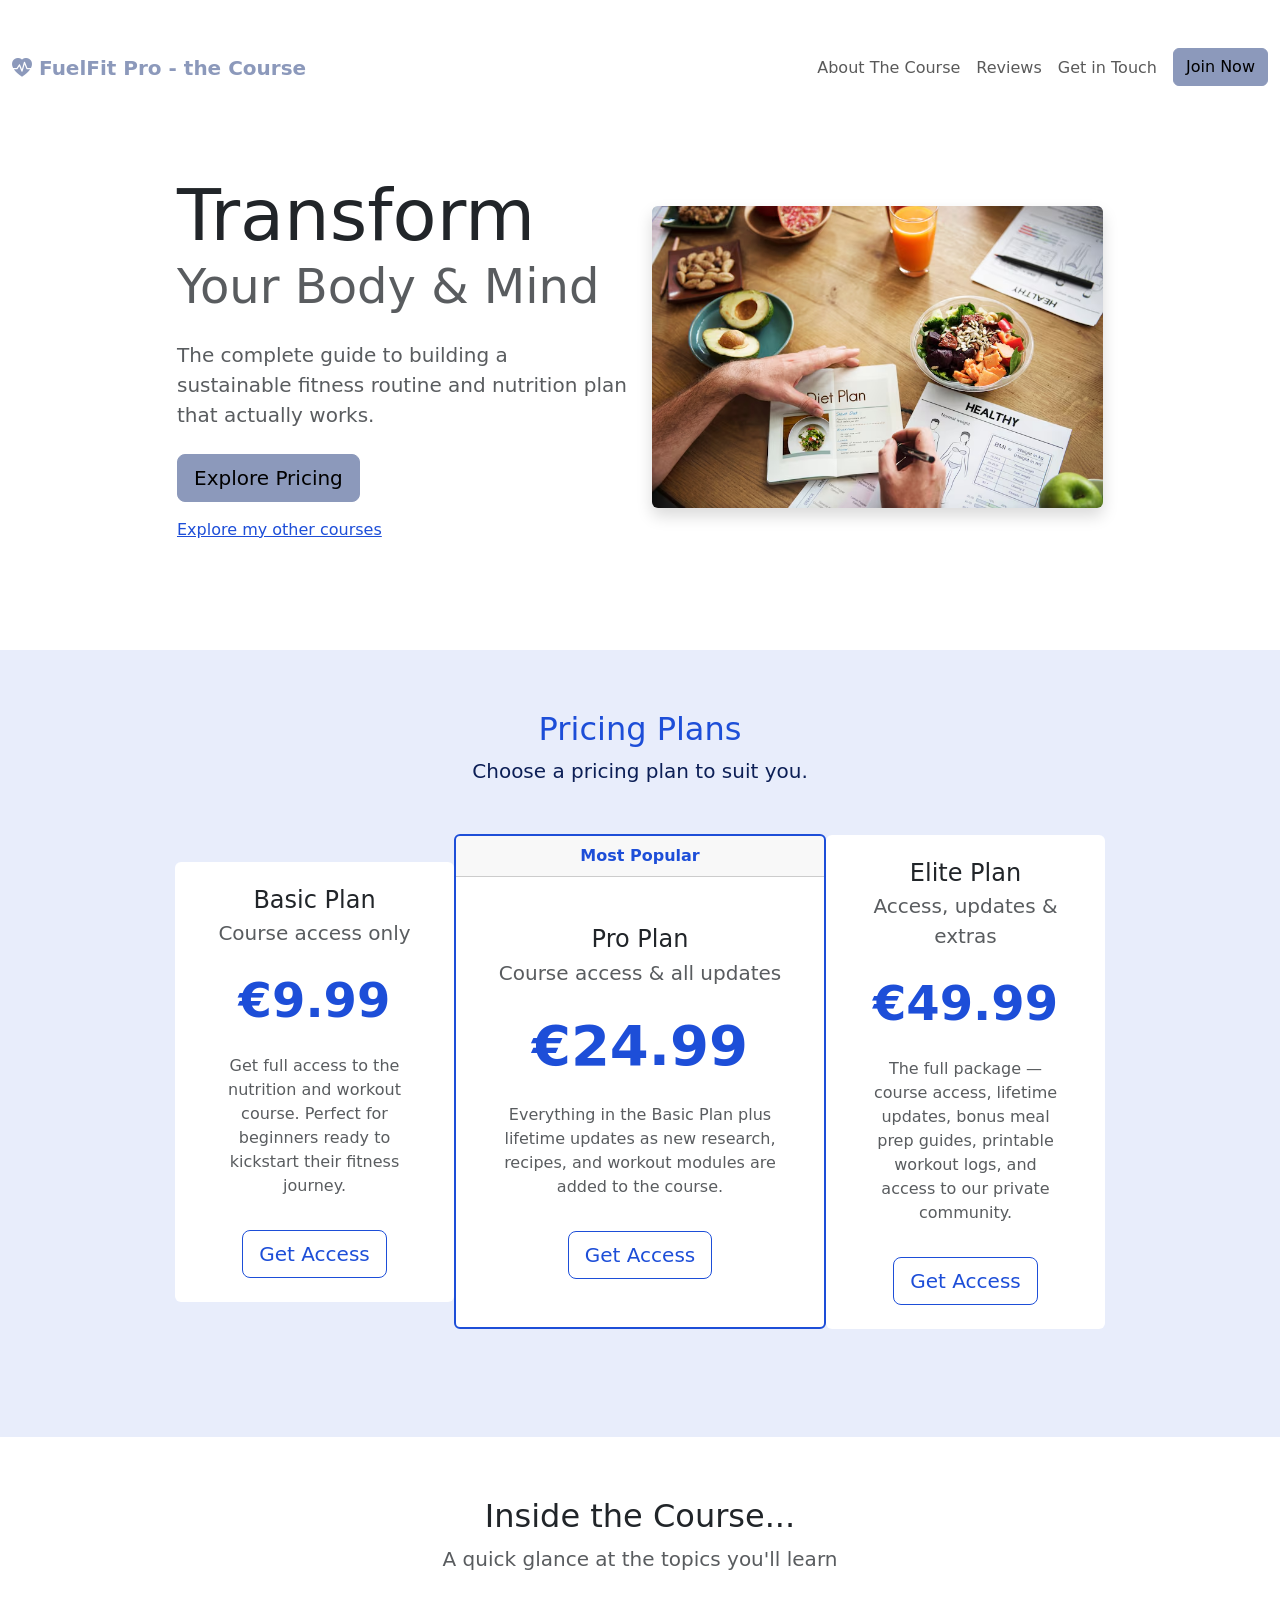
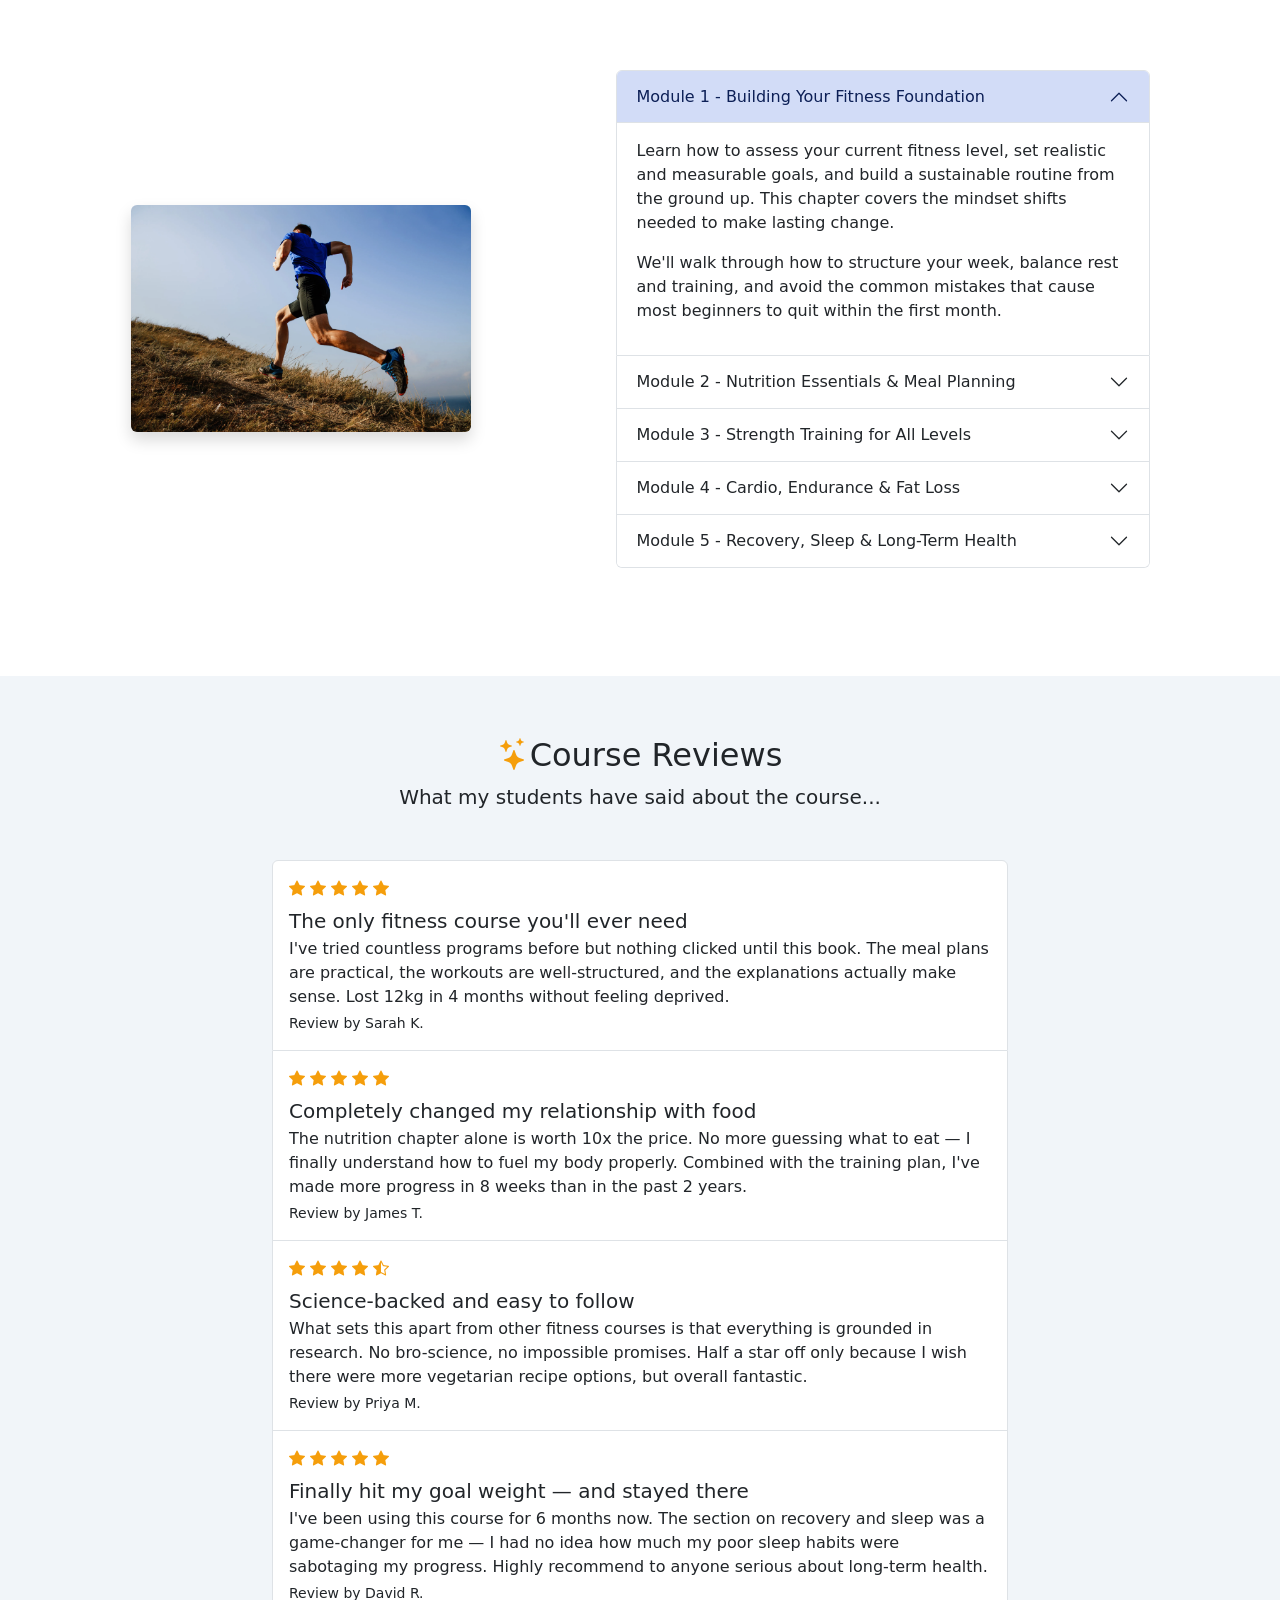
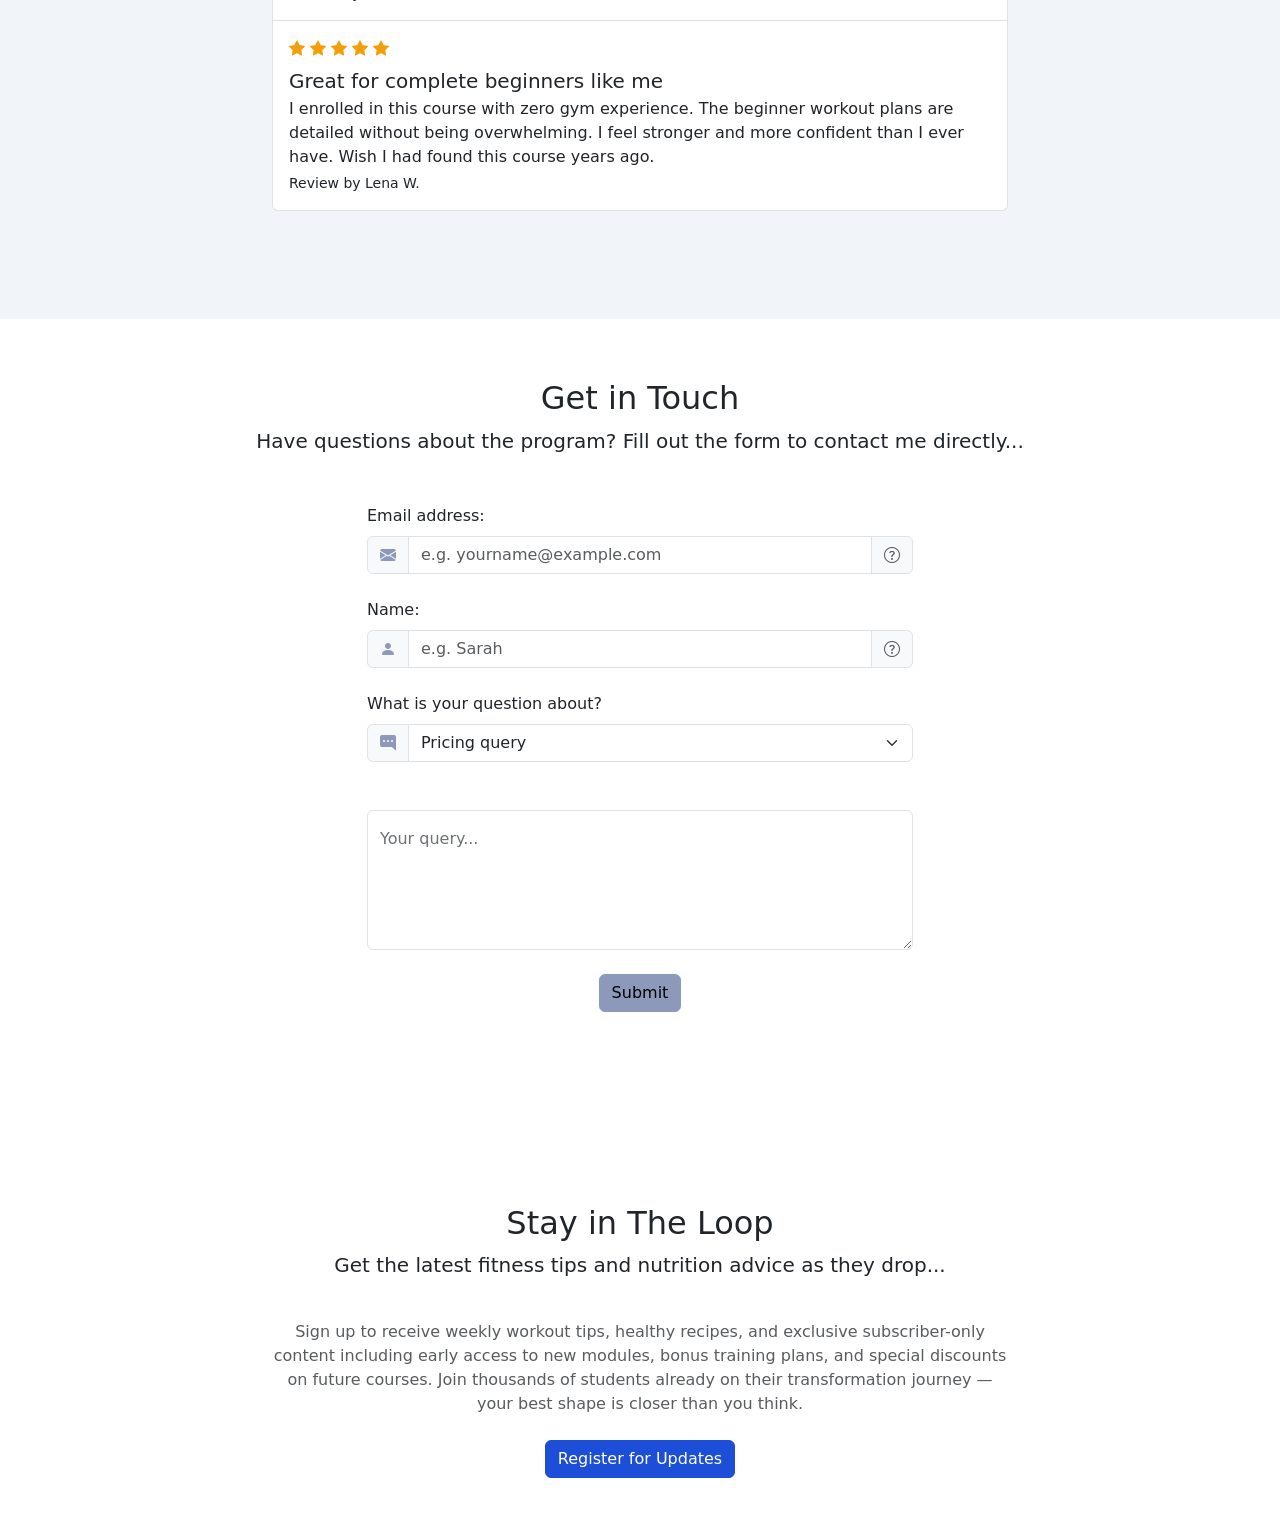
<file: index.html>
<html lang="en">
<head>
  <meta charset="UTF-8">
  <meta http-equiv="X-UA-Compatible" content="IE=edge">
  <meta name="viewport" content="width=device-width, initial-scale=1.0">
  <title>FuelFit Pro - the Course</title>
  <link rel="stylesheet" href="https://cdn.jsdelivr.net/npm/bootstrap-icons@1.5.0/font/bootstrap-icons.css">
  <link href="css/main.css" rel="stylesheet">
  <style>
    section{
      padding: 60px 0;
    }
  </style>
</head>
<body>

  <nav class="navbar navbar-expand-md navbar-light pt-5 pb-4">
    <div class="container-xxl">
      <a class="navbar-brand" href="#intro">
        <span class="text-secondary fw-bold">
          <i class="bi bi-heart-pulse-fill"></i>
          FuelFit Pro - the Course
        </span>
      </a>
      <button class="navbar-toggler" type="button" data-bs-toggle="collapse" data-bs-target="#main-nav" aria-controls="main-nav" aria-expanded="false" aria-label="Toggle navigation">
        <span class="navbar-toggler-icon"></span>
      </button>

      <div class="collapse navbar-collapse justify-content-end align-center" id="main-nav">
        <ul class="navbar-nav">
          <li class="nav-item">
            <a class="nav-link" href="#topics">About The Course</a>
          </li>
          <li class="nav-item">
            <a class="nav-link" href="#reviews">Reviews</a>
          </li>
          <li class="nav-item">
            <a class="nav-link" href="#contact">Get in Touch</a>
          </li>
          <li class="nav-item d-md-none">
            <a class="nav-link" href="#pricing">Pricing</a>
          </li>
          <li class="nav-item ms-2 d-none d-md-inline">
            <a class="btn btn-secondary" href="#pricing">Join Now</a>
          </li>
          
        </ul>
      </div>
    </div>
  </nav>

  <section id="intro">
    <div class="container-lg">
      <div class="row g-4 justify-content-center align-items-center">
        <div class="col-md-5 text-center text-md-start">
          <h1>
            <div class="display-2">Transform</div>
            <div class="display-5 text-muted">Your Body & Mind</div>
          </h1>
          <p class="lead my-4 text-muted">The complete guide to building a sustainable fitness routine and nutrition plan that actually works.</p>
          <a href="#pricing" class="btn btn-secondary btn-lg">Explore Pricing</a>
          <a href="#sidebar" class="d-block mt-3" data-bs-toggle="offcanvas" role="button" aria-controls="sidebar">
            Explore my other courses
          </a>
        </div>
        <div class="col-md-5 text-center d-none d-md-block">
          <span class="tt" data-bs-placement="bottom" title="FuelFit Pro Course Dashboard">
            <img src="assets/ebook-cover.png" class="img-fluid rounded shadow" alt="course dashboard">
          </span>
        </div>
      </div>
    </div>
  </section>

  <section id="pricing" class="bg-primary bg-opacity-10 mt-5">
    <div class="container-lg">
      <div class="text-center">
        <h2 class="text-primary">Pricing Plans</h2>
        <p class="lead text-primary-emphasis">Choose a pricing plan to suit you.</p>
      </div>

      <div class="row my-5 g-0 align-items-center justify-content-center">
        <div class="col-8 col-lg-4 col-xl-3">
          <div class="card border-0">
            <div class="card-body text-center py-4">
              <h4 class="card-title">Basic Plan</h4>
              <p class="lead card-subtitle text-muted">Course access only</p>
              <p class="display-5 my-4 text-primary fw-bold">€9.99</p>
              <p class="card-text mx-4 text-muted d-none d-lg-block">Get full access to the nutrition and workout course. Perfect for beginners ready to kickstart their fitness journey.</p>
              <a href="#" class="btn btn-outline-primary btn-lg mt-3">
                Get Access
              </a>
            </div>
          </div>
        </div>

        <div class="col-9 col-lg-4">
          <div class="card border-primary border-2">
            <div class="card-header text-center text-primary fw-bold">Most Popular</div>
            <div class="card-body text-center py-5">
              <h4 class="card-title">Pro Plan</h4>
              <p class="lead card-subtitle text-muted">Course access & all updates</p>
              <p class="display-4 my-4 text-primary fw-bold">€24.99</p>
              <p class="card-text mx-4 text-muted d-none d-lg-block">Everything in the Basic Plan plus lifetime updates as new research, recipes, and workout modules are added to the course.</p>
              <a href="#" class="btn btn-outline-primary btn-lg mt-3">
                Get Access
              </a>
            </div>
          </div>
        </div>

        <div class="col-8 col-lg-4 col-xl-3">
          <div class="card border-0">
            <div class="card-body text-center py-4">
              <h4 class="card-title">Elite Plan</h4>
              <p class="lead card-subtitle text-muted">Access, updates & extras</p>
              <p class="display-5 my-4 text-primary fw-bold">€49.99</p>
              <p class="card-text mx-4 text-muted d-none d-lg-block">The full package — course access, lifetime updates, bonus meal prep guides, printable workout logs, and access to our private community.</p>
              <a href="#" class="btn btn-outline-primary btn-lg mt-3">
                Get Access
              </a>
            </div>
          </div>
        </div>
      </div>

    </div></section>

  <section id="topics">
    <div class="container-md">
      <div class="text-center">
        <h2>Inside the Course...</h2>
        <p class="lead text-muted">A quick glance at the topics you'll learn</p>
      </div>
      <div class="row my-5 g-5 justify-content-around align-items-center">
        <div class="col-6 col-lg-4">
          <img src="assets/kindle.png" class="img-fluid rounded shadow" alt="course platform">
        </div>
        <div class="col-lg-6">
          
          <div class="accordion" id="chapters">
            
            <div class="accordion-item">
              <h2 class="accordion-header" id="heading-1">
                <button class="accordion-button" type="button" data-bs-toggle="collapse" data-bs-target="#chapter-1" aria-expanded="true" aria-controls="chapter-1">
                  Module 1 - Building Your Fitness Foundation
                </button>
              </h2>
              <div id="chapter-1" class="accordion-collapse collapse show" aria-labelledby="heading-1" data-bs-parent="#chapters">
                <div class="accordion-body">
                  <p>Learn how to assess your current fitness level, set realistic and measurable goals, and build a sustainable routine from the ground up. This chapter covers the mindset shifts needed to make lasting change.</p>
                  <p>We'll walk through how to structure your week, balance rest and training, and avoid the common mistakes that cause most beginners to quit within the first month.</p>
                </div>
              </div>
            </div>

            <div class="accordion-item">
              <h2 class="accordion-header" id="heading-2">
                <button class="accordion-button collapsed" type="button" data-bs-toggle="collapse" data-bs-target="#chapter-2" aria-expanded="false" aria-controls="chapter-2">
                  Module 2 - Nutrition Essentials & Meal Planning
                </button>
              </h2>
              <div id="chapter-2" class="accordion-collapse collapse" aria-labelledby="heading-2" data-bs-parent="#chapters">
                <div class="accordion-body">
                  <p>Dive deep into macronutrients, understanding caloric needs, and mastering the art of efficient meal prepping without sacrificing flavor or sanity.</p>
                </div>
              </div>
            </div>

            <div class="accordion-item">
              <h2 class="accordion-header" id="heading-3">
                <button class="accordion-button collapsed" type="button" data-bs-toggle="collapse" data-bs-target="#chapter-3" aria-expanded="false" aria-controls="chapter-3">
                  Module 3 - Strength Training for All Levels
                </button>
              </h2>
              <div id="chapter-3" class="accordion-collapse collapse" aria-labelledby="heading-3" data-bs-parent="#chapters">
                <div class="accordion-body">
                  <p>Master the fundamental movement patterns. From bodyweight progressions to heavy lifting safely, learn proper form and how to apply progressive overload.</p>
                </div>
              </div>
            </div>

            <div class="accordion-item">
              <h2 class="accordion-header" id="heading-4">
                <button class="accordion-button collapsed" type="button" data-bs-toggle="collapse" data-bs-target="#chapter-4" aria-expanded="false" aria-controls="chapter-4">
                  Module 4 - Cardio, Endurance & Fat Loss
                </button>
              </h2>
              <div id="chapter-4" class="accordion-collapse collapse" aria-labelledby="heading-4" data-bs-parent="#chapters">
                <div class="accordion-body">
                  <p>Deconstruct aerobic and anaerobic energy systems. Learn how to optimize your cardio sessions specifically targeted for healthy, long-term fat loss.</p>
                </div>
              </div>
            </div>

            <div class="accordion-item">
              <h2 class="accordion-header" id="heading-5">
                <button class="accordion-button collapsed" type="button" data-bs-toggle="collapse" data-bs-target="#chapter-5" aria-expanded="false" aria-controls="chapter-5">
                  Module 5 - Recovery, Sleep & Long-Term Health
                </button>
              </h2>
              <div id="chapter-5" class="accordion-collapse collapse" aria-labelledby="heading-5" data-bs-parent="#chapters">
                <div class="accordion-body">
                  <p>Explore the deep science of recovery, active stretching protocols, improving sleep architecture, and preventing the mental plateaus that stop progress.</p>
                </div>
              </div>
            </div>

          </div>

        </div>
      </div>
    </div>
  </section>

  <section id="reviews" class="bg-altlight">
    <div class="container-lg">
      <div class="text-center">
        <h2><i class="bi bi-stars text-altdark"></i>Course Reviews</h2>
        <p class="lead">What my students have said about the course...</p>
      </div>

      <div class="row justify-content-center my-5">
        <div class="col-lg-8">
          <div class="list-group">
            
            <div class="list-group-item py-3">
              <div class="pb-2">
                <i class="bi bi-star-fill text-altdark"></i>
                <i class="bi bi-star-fill text-altdark"></i>
                <i class="bi bi-star-fill text-altdark"></i>
                <i class="bi bi-star-fill text-altdark"></i>
                <i class="bi bi-star-fill text-altdark"></i>
              </div>
              <h5 class="mb-1">The only fitness course you'll ever need</h5>
              <p class="mb-1">I've tried countless programs before but nothing clicked until this book. The meal plans are practical, the workouts are well-structured, and the explanations actually make sense. Lost 12kg in 4 months without feeling deprived.</p>
              <small>Review by Sarah K.</small>
            </div>

            <div class="list-group-item py-3">
              <div class="pb-2">
                <i class="bi bi-star-fill text-altdark"></i>
                <i class="bi bi-star-fill text-altdark"></i>
                <i class="bi bi-star-fill text-altdark"></i>
                <i class="bi bi-star-fill text-altdark"></i>
                <i class="bi bi-star-fill text-altdark"></i>
              </div>
              <h5 class="mb-1">Completely changed my relationship with food</h5>
              <p class="mb-1">The nutrition chapter alone is worth 10x the price. No more guessing what to eat — I finally understand how to fuel my body properly. Combined with the training plan, I've made more progress in 8 weeks than in the past 2 years.</p>
              <small>Review by James T.</small>
            </div>

            <div class="list-group-item py-3">
              <div class="pb-2">
                <i class="bi bi-star-fill text-altdark"></i>
                <i class="bi bi-star-fill text-altdark"></i>
                <i class="bi bi-star-fill text-altdark"></i>
                <i class="bi bi-star-fill text-altdark"></i>
                <i class="bi bi-star-half text-altdark"></i>
              </div>
              <h5 class="mb-1">Science-backed and easy to follow</h5>
              <p class="mb-1">What sets this apart from other fitness courses is that everything is grounded in research. No bro-science, no impossible promises. Half a star off only because I wish there were more vegetarian recipe options, but overall fantastic.</p>
              <small>Review by Priya M.</small>
            </div>

            <div class="list-group-item py-3">
              <div class="pb-2">
                <i class="bi bi-star-fill text-altdark"></i>
                <i class="bi bi-star-fill text-altdark"></i>
                <i class="bi bi-star-fill text-altdark"></i>
                <i class="bi bi-star-fill text-altdark"></i>
                <i class="bi bi-star-fill text-altdark"></i>
              </div>
              <h5 class="mb-1">Finally hit my goal weight — and stayed there</h5>
              <p class="mb-1">I've been using this course for 6 months now. The section on recovery and sleep was a game-changer for me — I had no idea how much my poor sleep habits were sabotaging my progress. Highly recommend to anyone serious about long-term health.</p>
              <small>Review by David R.</small>
            </div>

            <div class="list-group-item py-3">
              <div class="pb-2">
                <i class="bi bi-star-fill text-altdark"></i>
                <i class="bi bi-star-fill text-altdark"></i>
                <i class="bi bi-star-fill text-altdark"></i>
                <i class="bi bi-star-fill text-altdark"></i>
                <i class="bi bi-star-fill text-altdark"></i>
              </div>
              <h5 class="mb-1">Great for complete beginners like me</h5>
              <p class="mb-1">I enrolled in this course with zero gym experience. The beginner workout plans are detailed without being overwhelming. I feel stronger and more confident than I ever have. Wish I had found this course years ago.</p>
              <small>Review by Lena W.</small>
            </div>

          </div>
        </div>
      </div>
    </div>
  </section>

  <section id="contact">
    <div class="container-lg">
      
      <div class="text-center">
        <h2>Get in Touch</h2>
        <p class="lead">Have questions about the program? Fill out the form to contact me directly...</p>
      </div>
      <div class="row justify-content-center my-5">
        <div class="col-lg-6">
          
          <form>
            <label for="email" class="form-label">Email address:</label>
            <div class="input-group mb-4">
              <span class="input-group-text">
                <i class="bi bi-envelope-fill text-secondary"></i>
              </span>
              <input type="text" id="email" class="form-control" placeholder="e.g. yourname@example.com" />
              <span class="input-group-text">
                <span class="tt" data-bs-placement="bottom" title="Enter an email address we can reply to.">
                  <i class="bi bi-question-circle text-muted"></i>
                </span>
              </span>
            </div>
            
            <label for="name" class="form-label">Name:</label>
            <div class="mb-4 input-group">
              <span class="input-group-text">
                <i class="bi bi-person-fill text-secondary"></i>
              </span>
              <input type="text" id="name" class="form-control" placeholder="e.g. Sarah" />
              <span class="input-group-text">
                <span class="tt" data-bs-placement="bottom" title="Pretty self explanatory really...">
                  <i class="bi bi-question-circle text-muted"></i>
                </span>
              </span>
            </div>
            
            <label for="subject" class="form-label">What is your question about?</label>
            <div class="mb-4 input-group">
              <span class="input-group-text">
                <i class="bi bi-chat-right-dots-fill text-secondary"></i>
              </span>
              <select class="form-select" id="subject">
                <option value="pricing" selected>Pricing query</option>
                <option value="nutrition">Nutrition & diet query</option>
                <option value="training">Training & workout query</option>
              </select>
            </div>
            
            <div class="mb-4 mt-5 form-floating">
              <textarea class="form-control" id="query" style="height: 140px" placeholder="query"></textarea>
              <label for="query">Your query...</label>
            </div>
            <div class="mb-4 text-center">
              <button type="submit" class="btn btn-secondary">Submit</button>
            </div>
          </form>
        </div>
      </div>
    </div>
  </section>

  <section class="bg-light">
    <div class="container">
      <div class="text-center">
        <h2>Stay in The Loop</h2>
        <p class="lead">Get the latest fitness tips and nutrition advice as they drop...</p>
      </div>
      <div class="row justify-content-center">
        <div class="col-md-8 text-center">
          <p class="text-muted my-4">Sign up to receive weekly workout tips, healthy recipes, and exclusive subscriber-only content including early access to new modules, bonus training plans, and special discounts on future courses. Join thousands of students already on their transformation journey — your best shape is closer than you think.</p>
          <button class="btn btn-primary" data-bs-toggle="modal" data-bs-target="#reg-modal">
            Register for Updates
          </button>
        </div>
      </div>
    </div>
  </section>

  <div class="modal fade" id="reg-modal" tabindex="-1" aria-labelledby="modal-title" aria-hidden="true">
    <div class="modal-dialog">
      <div class="modal-content">
        <div class="modal-header">
          <h5 class="modal-title" id="modal-title">Get Fit Tips Direct to Your Inbox</h5>
          <button type="button" class="btn-close" data-bs-dismiss="modal" aria-label="Close"></button>
        </div>
        <div class="modal-body">
          <p>Join the FuelFit community mailing list. Get regular updates, zero-cost guides, and fresh strategies straight from nutritionists and trainers.</p>
          <label for="modal-email" class="form-label">Your email address:</label>
          <input type="text" class="form-control" id="modal-email" placeholder="e.g. name@example.com">
        </div>
        <div class="modal-footer">
          <button type="button" class="btn btn-primary">Subscribe Now</button>
        </div>
      </div>
    </div>
  </div>

  <div class="offcanvas offcanvas-start" tabindex="-1" id="sidebar" aria-labelledby="sidebar-label">
    <div class="offcanvas-header">
      <h5 class="offcanvas-title" id="sidebar-label">My Other Courses</h5>
      <button type="button" class="btn-close" data-bs-dismiss="offcanvas" aria-label="Close"></button>
    </div>
    <div class="offcanvas-body">
      <p>Looking to tweak something specific in your routine? I have other intensive targeted blueprints available.</p>
      <div class="dropdown mt-3">
        <button class="btn btn-secondary dropdown-toggle" type="button" id="book-dropdown" data-bs-toggle="dropdown">
          Choose a course title
        </button>
        <ul class="dropdown-menu" aria-labelledby="book-dropdown">
          <li><a class="dropdown-item" href="#">Keto Blueprint for Athletes</a></li>
          <li><a class="dropdown-item" href="#">15-Minute Home HIIT Routines</a></li>
          <li><a class="dropdown-item" href="#">Advanced Hypertrophy Mastery</a></li>
        </ul>
      </div>
    </div>
  </div>

  
  <script src="https://cdn.jsdelivr.net/npm/bootstrap@5.0.1/dist/js/bootstrap.bundle.min.js" integrity="sha384-gtEjrD/SeCtmISkJkNUaaKMoLD0//ElJ19smozuHV6z3Iehds+3Ulb9Bn9Plx0x4" crossorigin="anonymous"></script>
  <script>
    const tooltips = document.querySelectorAll('.tt')
    tooltips.forEach(t => {
      new bootstrap.Tooltip(t)
    })
  </script>
</body>
</html>
</file>
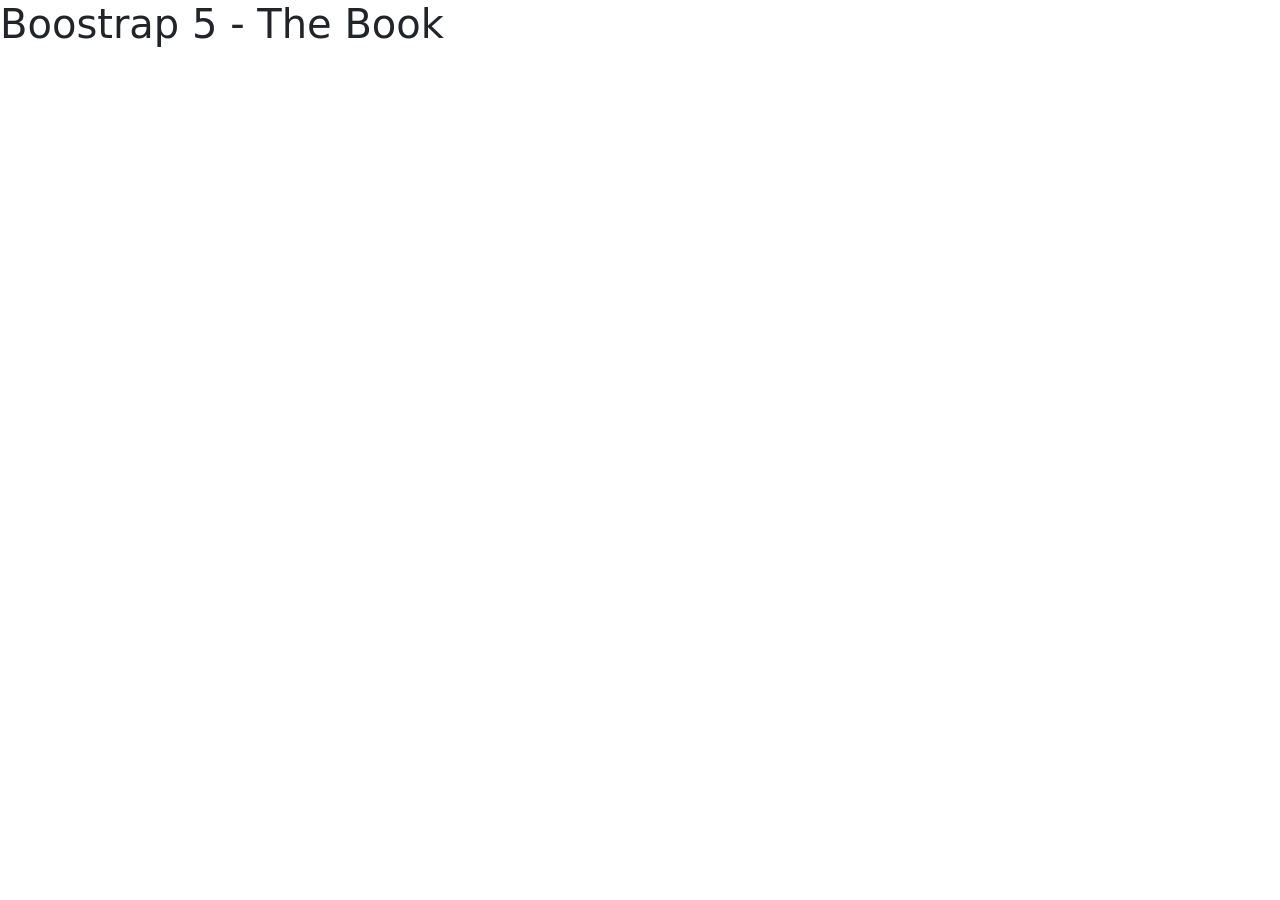
<file: assets/index.html>
<html lang="en">
<head>
  <meta charset="UTF-8">
  <meta http-equiv="X-UA-Compatible" content="IE=edge">
  <meta name="viewport" content="width=device-width, initial-scale=1.0">
  <title>Net Ninja Pro - the Book</title>
  <link href="https://cdn.jsdelivr.net/npm/bootstrap@5.0.1/dist/css/bootstrap.min.css" rel="stylesheet" integrity="sha384-+0n0xVW2eSR5OomGNYDnhzAbDsOXxcvSN1TPprVMTNDbiYZCxYbOOl7+AMvyTG2x" crossorigin="anonymous">
</head>
<body>
  <h1>Boostrap 5 - The Book</h1>
  
  <script src="https://cdn.jsdelivr.net/npm/bootstrap@5.0.1/dist/js/bootstrap.bundle.min.js" integrity="sha384-gtEjrD/SeCtmISkJkNUaaKMoLD0//ElJ19smozuHV6z3Iehds+3Ulb9Bn9Plx0x4" crossorigin="anonymous"></script>
</body>
</html>
</file>
